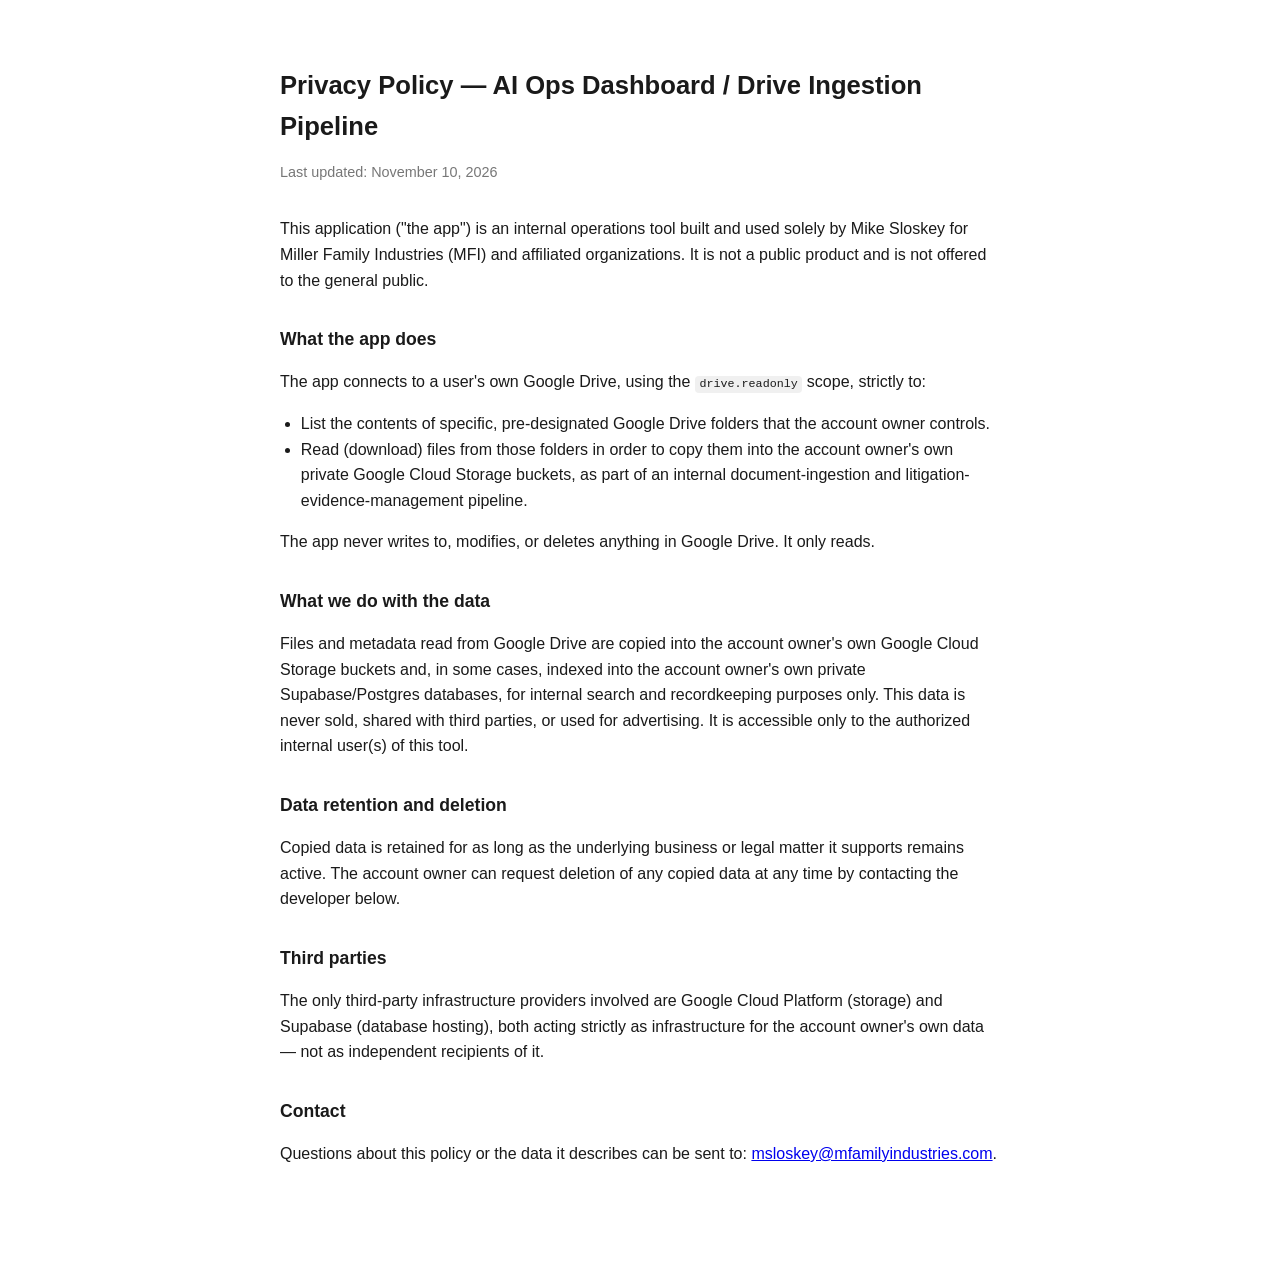
<file: privacy-policy.html>
<!DOCTYPE html>
<html lang="en">
<head>
<meta charset="UTF-8" />
<meta name="viewport" content="width=device-width, initial-scale=1.0" />
<title>Privacy Policy — AI Ops Dashboard</title>
<style>
  :root { color-scheme: light dark; }
  body {
    font-family: -apple-system, BlinkMacSystemFont, "Segoe UI", Inter, Roboto, sans-serif;
    max-width: 720px;
    margin: 0 auto;
    padding: 48px 24px 96px;
    line-height: 1.6;
    color: #1a1a1a;
    background: #fff;
  }
  @media (prefers-color-scheme: dark) {
    body { color: #e8e8e8; background: #111214; }
    a { color: #8ab4f8; }
    code { background: #22232a; }
  }
  h1 { font-size: 1.6rem; margin-bottom: 0.25rem; }
  h2 { font-size: 1.1rem; margin-top: 2rem; }
  .updated { color: #777; font-size: 0.9rem; margin-bottom: 2rem; }
  code { background: #f0f0f0; padding: 0.1em 0.4em; border-radius: 4px; font-size: 0.9em; }
  ul { padding-left: 1.3em; }
</style>
</head>
<body>
  <h1>Privacy Policy — AI Ops Dashboard / Drive Ingestion Pipeline</h1>
  <p class="updated">Last updated: November 10, 2026</p>

  <p>
    This application ("the app") is an internal operations tool built and used solely by
    Mike Sloskey for Miller Family Industries (MFI) and affiliated organizations. It is not
    a public product and is not offered to the general public.
  </p>

  <h2>What the app does</h2>
  <p>
    The app connects to a user's own Google Drive, using the
    <code>drive.readonly</code> scope, strictly to:
  </p>
  <ul>
    <li>List the contents of specific, pre-designated Google Drive folders that the account owner controls.</li>
    <li>Read (download) files from those folders in order to copy them into the account owner's own
      private Google Cloud Storage buckets, as part of an internal document-ingestion and
      litigation-evidence-management pipeline.</li>
  </ul>
  <p>
    The app never writes to, modifies, or deletes anything in Google Drive. It only reads.
  </p>

  <h2>What we do with the data</h2>
  <p>
    Files and metadata read from Google Drive are copied into the account owner's own Google
    Cloud Storage buckets and, in some cases, indexed into the account owner's own private
    Supabase/Postgres databases, for internal search and recordkeeping purposes only. This
    data is never sold, shared with third parties, or used for advertising. It is accessible
    only to the authorized internal user(s) of this tool.
  </p>

  <h2>Data retention and deletion</h2>
  <p>
    Copied data is retained for as long as the underlying business or legal matter it supports
    remains active. The account owner can request deletion of any copied data at any time by
    contacting the developer below.
  </p>

  <h2>Third parties</h2>
  <p>
    The only third-party infrastructure providers involved are Google Cloud Platform (storage)
    and Supabase (database hosting), both acting strictly as infrastructure for the account
    owner's own data — not as independent recipients of it.
  </p>

  <h2>Contact</h2>
  <p>
    Questions about this policy or the data it describes can be sent to:
    <a href="mailto:msloskey@mfamilyindustries.com">msloskey@mfamilyindustries.com</a>.
  </p>
</body>
</html>
</file>
